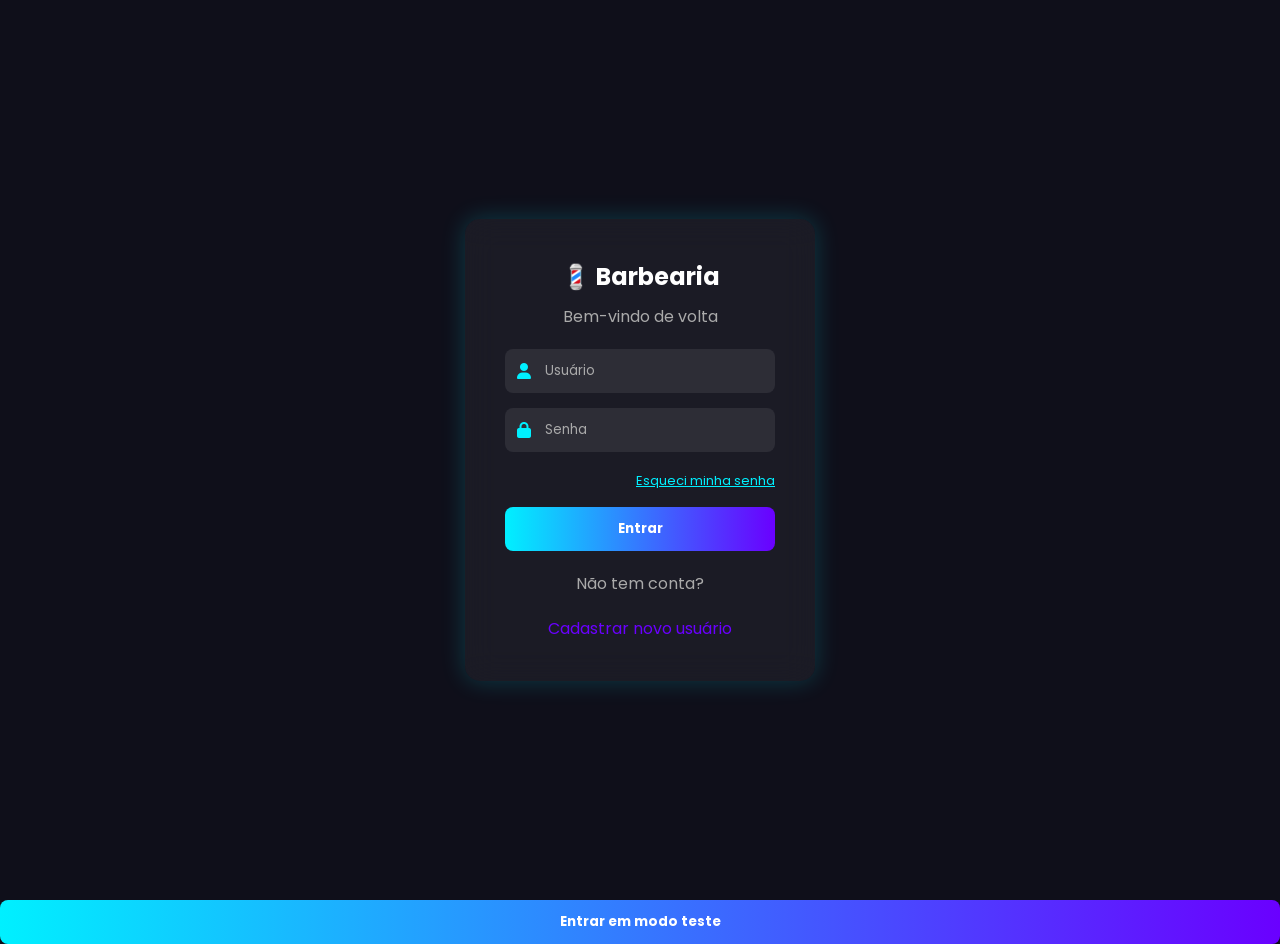
<file: index.html>
<!DOCTYPE html>
<html lang="pt-br">
<head>
<meta charset="UTF-8">
<meta name="viewport" content="width=device-width, initial-scale=1.0">

<title>Barbearia</title>

<link href="https://fonts.googleapis.com/css2?family=Poppins:wght@300;400;600&display=swap" rel="stylesheet">
<link rel="stylesheet" href="https://cdnjs.cloudflare.com/ajax/libs/font-awesome/6.0.0/css/all.min.css">

<link rel="stylesheet" href="css/style.css">
</head>

<body>

<div class="container">
  <div class="login-box">

    <h2>💈 Barbearia</h2>
    <p>Bem-vindo de volta</p>

    <form id="loginForm">

      <div class="input-group">
        <i class="fa fa-user"></i>
        <input type="text" id="usuario" placeholder="Usuário" required>
      </div>

      <div class="input-group">
        <i class="fa fa-lock"></i>
        <input type="password" id="senha" placeholder="Senha" required>
      </div>

      <div class="options">
        <a href="#">Esqueci minha senha</a>
      </div>

      <button>Entrar</button>

      <div class="register">
        <p>Não tem conta?</p>
        <a href="pages/cadastro.html">Cadastrar novo usuário</a>
      </div>

    </form>

  </div>
</div>

<!-- apenas botao teste dps apagar entrar em modo teste -->

<button type="button" id="btnTeste">Entrar em modo teste</button>

<script>
document.getElementById("loginForm").addEventListener("submit", function(e){
  e.preventDefault();

  const user = document.getElementById("usuario").value;
  const pass = document.getElementById("senha").value;

  if(user === "admin" && pass === "123"){
    alert("Login OK");
  } else {
    alert("Usuário ou senha incorretos");
  }
});

// BOTÃO DE TESTE (depois vou apagar e sop teste)
document.getElementById("btnTeste").addEventListener("click", function(){
  window.location.href = "pages/agendamento.html";
});


</script>

</body>
</html>
</file>
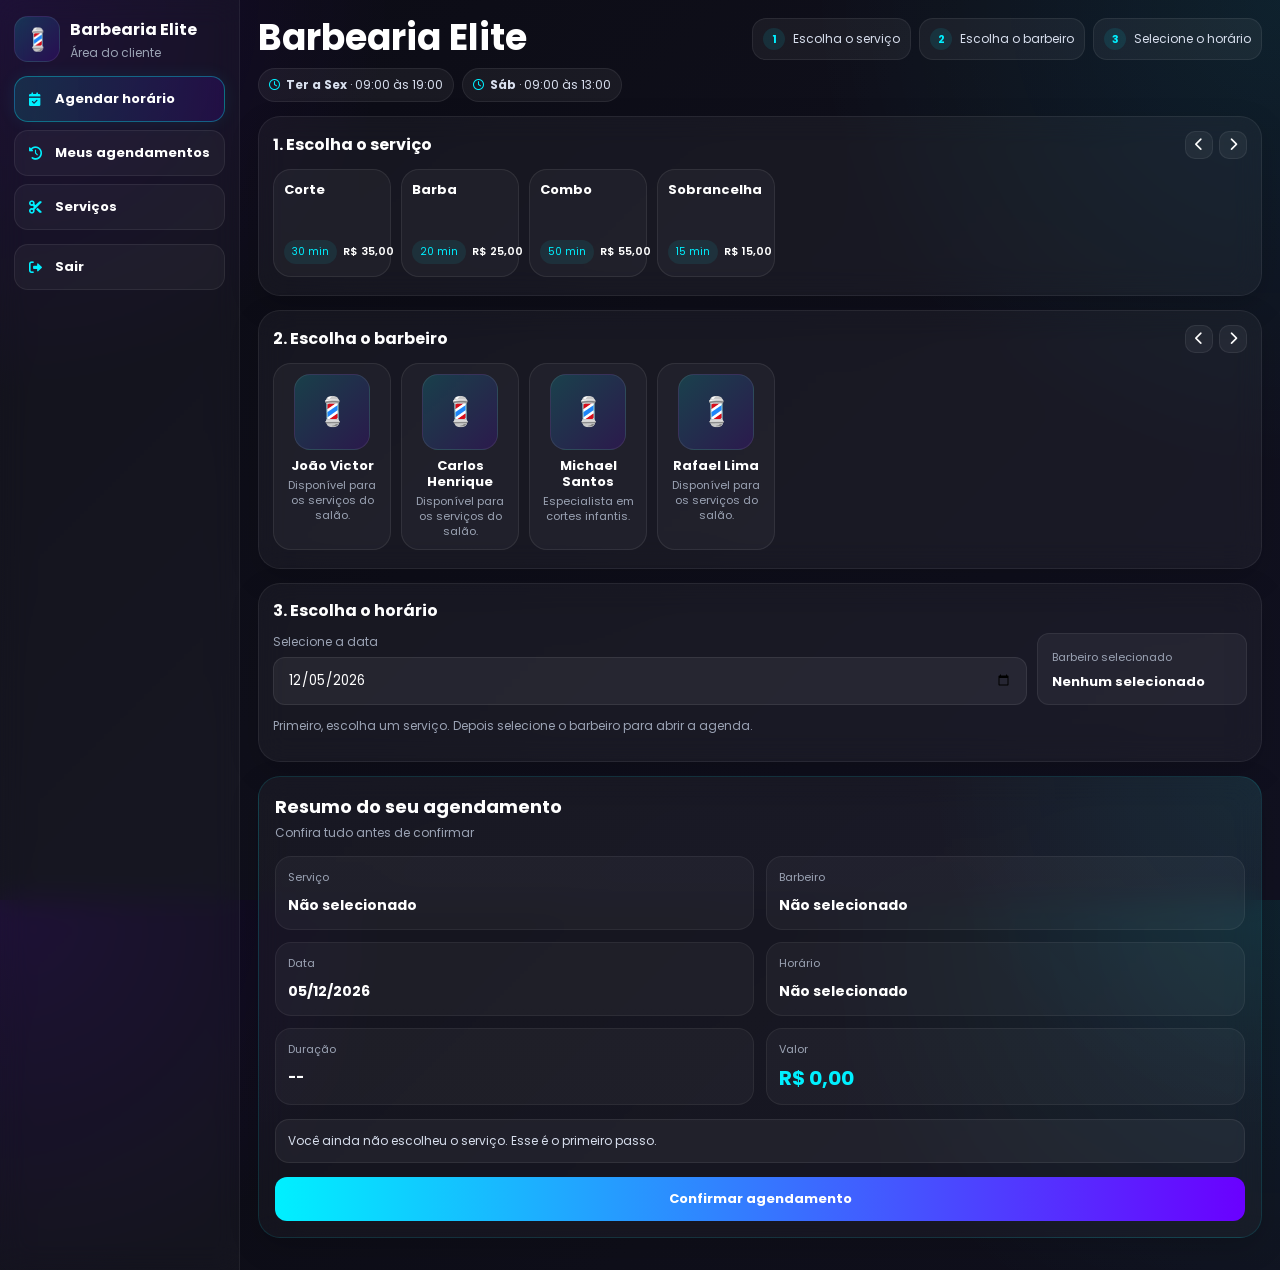
<file: pages/agendamento.html>
<!DOCTYPE html>
<html lang="pt-br">
<head>
  <meta charset="UTF-8">
  <meta name="viewport" content="width=device-width, initial-scale=1.0">
  <title>Área do Cliente</title>

  <!-- Fonte -->
  <link href="https://fonts.googleapis.com/css2?family=Poppins:wght@300;400;500;600;700&display=swap" rel="stylesheet">

  <!-- Ícones -->
  <link rel="stylesheet" href="https://cdnjs.cloudflare.com/ajax/libs/font-awesome/6.0.0/css/all.min.css">

  <!-- Seu CSS -->
  <link rel="stylesheet" href="../css/style.css">
</head>
<body class="cliente-system-body">

  <main class="cliente-system" id="agendamentoPage">

    <!-- =========================================================
         MENU LATERAL
         ========================================================= -->
    <aside class="cliente-sidebar">

      <!-- Marca do salão -->
      <div class="sidebar-brand">
        <div class="brand-icon">💈</div>
        <div>
          <h2 id="nomeSalaoSidebar">Barbearia Elite</h2>
          <p>Área do cliente</p>
        </div>
      </div>

      <!-- Menu -->
      <nav class="sidebar-menu">
        <button class="menu-item ativo" data-aba="agendar">
          <i class="fa-solid fa-calendar-check"></i>
          <span>Agendar horário</span>
        </button>

        <button class="menu-item" data-aba="meusAgendamentos">
          <i class="fa-solid fa-clock-rotate-left"></i>
          <span>Meus agendamentos</span>
        </button>

        <button class="menu-item" data-aba="servicos">
          <i class="fa-solid fa-scissors"></i>
          <span>Serviços</span>
        </button>
      </nav>

      <!-- Rodapé da sidebar com botão sair -->
        <div class="sidebar-bottom-actions">
        <button type="button" id="btnSairSistema" class="menu-item menu-item-sair">
            <i class="fa-solid fa-right-from-bracket"></i>
            <span>Sair</span>
        </button>
        </div>
    </aside>

    <!-- =========================================================
         CONTEÚDO PRINCIPAL
         ========================================================= -->
    <section class="cliente-content">

      <!-- TOPO -->
      <header class="cliente-topbar">
        <div class="topbar-left">
          <h1 id="nomeSalaoTopo">Barbearia Elite</h1>

          <!-- Funcionamento em chips compactos -->
          <div id="funcionamentoChips" class="funcionamento-chips"></div>
        </div>

        <!-- Manual compacto bonito -->
        <div class="manual-inline" id="manualInlineAgendar">
          <div class="manual-inline-item">
            <span>1</span>
            <p>Escolha o serviço</p>
          </div>

          <div class="manual-inline-item">
            <span>2</span>
            <p>Escolha o barbeiro</p>
          </div>

          <div class="manual-inline-item">
            <span>3</span>
            <p>Selecione o horário</p>
          </div>
        </div>
      </header>

      <!-- =========================================================
           ABA AGENDAR
           ========================================================= -->
      <section class="cliente-aba ativa" id="aba-agendar">

        <!-- PASSO 1 - SERVIÇOS -->
        <div class="system-card compact-card">
          <div class="card-header-system compacto">
            <div>
              <h2>1. Escolha o serviço</h2>
            </div>

            <div class="carousel-controls">
              <button type="button" id="btnServicosPrev" class="carousel-btn-small">
                <i class="fa-solid fa-chevron-left"></i>
              </button>

              <button type="button" id="btnServicosNext" class="carousel-btn-small">
                <i class="fa-solid fa-chevron-right"></i>
              </button>
            </div>
          </div>

          <div id="servicosAgendamento" class="carousel-compacto"></div>
        </div>

        <!-- PASSO 2 - BARBEIROS -->
        <div class="system-card compact-card">
          <div class="card-header-system compacto">
            <div>
              <h2>2. Escolha o barbeiro</h2>
            </div>

            <div class="carousel-controls">
              <button type="button" id="btnBarbeirosPrev" class="carousel-btn-small">
                <i class="fa-solid fa-chevron-left"></i>
              </button>

              <button type="button" id="btnBarbeirosNext" class="carousel-btn-small">
                <i class="fa-solid fa-chevron-right"></i>
              </button>
            </div>
          </div>

          <div id="barbeirosSistema" class="carousel-compacto"></div>
        </div>

        <!-- PASSO 3 - AGENDA -->
        <div class="system-card compact-card">
          <div class="card-header-system compacto">
            <div>
              <h2>3. Escolha o horário</h2>
            </div>
          </div>

          <div class="agenda-topo-compacto">
            <div class="campo-sistema">
              <label for="dataAgendamento">Selecione a data</label>
              <input type="date" id="dataAgendamento">
            </div>

            <div class="agenda-info-mini">
              <span>Barbeiro selecionado</span>
              <strong id="barbeiroAgendaLabel">Nenhum selecionado</strong>
            </div>
          </div>

          <div id="mensagemAgenda" class="mensagem-agenda-sistema">
            Primeiro, escolha um serviço. Depois selecione o barbeiro para abrir a agenda.
          </div>

          <div id="horariosSistema" class="horarios-grid-system compacto"></div>
        </div>

        <!-- RESUMO FINAL BONITO -->
        <div class="system-card resumo-final-card" id="resumoAgendarCard">
          <div class="resumo-final-header">
            <div>
              <h2>Resumo do seu agendamento</h2>
              <p>Confira tudo antes de confirmar</p>
            </div>
          </div>

          <div class="resumo-final-grid">
            <div class="resumo-final-item">
              <span>Serviço</span>
              <strong id="resumoServico">Não selecionado</strong>
            </div>

            <div class="resumo-final-item">
              <span>Barbeiro</span>
              <strong id="resumoBarbeiro">Não selecionado</strong>
            </div>

            <div class="resumo-final-item">
              <span>Data</span>
              <strong id="resumoData">Não selecionada</strong>
            </div>

            <div class="resumo-final-item">
              <span>Horário</span>
              <strong id="resumoHorario">Não selecionado</strong>
            </div>

            <div class="resumo-final-item">
              <span>Duração</span>
              <strong id="resumoTempo">--</strong>
            </div>

            <div class="resumo-final-item destaque">
              <span>Valor</span>
              <strong id="resumoPreco">R$ 0,00</strong>
            </div>
          </div>

          <div class="resumo-final-status" id="resumoStatusMensagem">
            Preencha as etapas acima para finalizar seu agendamento.
          </div>

          <button id="btnAgendar" class="btn-system-primary">
            Confirmar agendamento
          </button>
        </div>
      </section>

      <!-- =========================================================
           ABA MEUS AGENDAMENTOS
           ========================================================= -->
      <section class="cliente-aba" id="aba-meusAgendamentos">
        <div class="system-card">
          <div class="card-header-system">
            <div>
              <h2>Meus agendamentos</h2>
            </div>
          </div>

          <div id="listaMeusAgendamentos" class="lista-agendamentos-cliente"></div>
        </div>
      </section>

      <!-- =========================================================
           ABA SERVIÇOS
           ========================================================= -->
      <section class="cliente-aba" id="aba-servicos">
        <div class="system-card">
          <div class="card-header-system">
            <div>
              <h2>Serviços disponíveis</h2>
            </div>
          </div>

          <div id="catalogoServicos" class="catalogo-servicos-grid"></div>
        </div>
      </section>

    </section>
  </main>

  <script src="../js/script.js"></script>
</body>
</html>
</file>
<file: css/style.css>
:root {
  --neon-blue: #00f0ff;
  --neon-purple: #6a00ff;
  --dark: #0f0f1a;
}

* {
  margin: 0;
  padding: 0;
  box-sizing: border-box;
  font-family: 'Poppins', sans-serif;
}

body {
  height: 100vh;
  background: var(--dark);
  
}

/* CONTAINER */
.container {
  height: 100%;
  display: flex;
  justify-content: center;
  align-items: center;
}

/* CARD */
.login-box {
  background: rgba(255,255,255,0.05);
  backdrop-filter: blur(15px);
  padding: 40px;
  border-radius: 15px;
  width: 350px;
  text-align: center;
  box-shadow: 0 0 25px rgba(0,240,255,0.2);
}

/* TITULOS */
.login-box h2 {
  color: white;
  margin-bottom: 10px;
}

.login-box p {
  color: #aaa;
  margin-bottom: 20px;
}

/* INPUT */
.input-group {
  position: relative;
  margin-bottom: 15px;
}

.input-group i {
  position: absolute;
  top: 50%;
  left: 12px;
  transform: translateY(-50%);
  color: var(--neon-blue);
}

.input-group input {
  width: 100%;
  padding: 12px 12px 12px 40px;
  border-radius: 8px;
  border: none;
  background: rgba(255,255,255,0.08);
  color: white;
  outline: none;
}

.input-group input::placeholder {
  color: #aaa;
}

.input-group input:focus {
  box-shadow: 0 0 10px var(--neon-blue);
}

/* LINKS */
.options {
  text-align: right;
  margin-bottom: 15px;
}

.options a {
  color: var(--neon-blue);
  font-size: 13px;
}

/* BOTÃO */
button {
  width: 100%;
  padding: 12px;
  border-radius: 8px;
  border: none;
  background: linear-gradient(90deg, var(--neon-blue), var(--neon-purple));
  color: white;
  font-weight: bold;
  cursor: pointer;
  transition: 0.3s;
}

button:hover {
  box-shadow: 0 0 15px var(--neon-blue);
}

/* CADASTRO / LINKS */
.register {
  margin-top: 20px;
}

.register a {
  color: var(--neon-purple);
  text-decoration: none;
}

/* LINHA (nome + sobrenome) */
.row {
  display: flex;
  gap: 10px;
}

.row .input-group {
  width: 100%;
}

/* ERRO */
#erroSenha {
  color: red;
  font-size: 13px;
  display: none;
  margin-bottom: 10px;
}

/* DATA */
.flatpickr-input {
  cursor: pointer;
}

/* RESPONSIVO */
@media(max-width:400px){
  .login-box{
    width:90%;
  }
}

/* =========================================================
   SISTEMA DO CLIENTE - VERSÃO FINAL AJUSTADA
   ========================================================= */

.cliente-system-body {
  min-height: 100vh;
  background:
    radial-gradient(circle at top left, rgba(106, 0, 255, 0.12), transparent 25%),
    radial-gradient(circle at top right, rgba(0, 240, 255, 0.08), transparent 30%),
    linear-gradient(135deg, #0b0b14, #0f0f1a 45%, #111120);
  color: #fff;
}

.cliente-system {
  min-height: 100vh;
  display: grid;
  grid-template-columns: 240px 1fr;
}

/* =========================
   MENU LATERAL
   ========================= */
.cliente-sidebar {
  border-right: 1px solid rgba(255,255,255,0.06);
  background: rgba(255,255,255,0.03);
  backdrop-filter: blur(14px);
  padding: 16px 14px;
  display: flex;
  flex-direction: column;
  gap: 14px;
}

.sidebar-brand {
  display: flex;
  align-items: center;
  gap: 10px;
}

.brand-icon {
  width: 46px;
  height: 46px;
  border-radius: 14px;
  display: grid;
  place-items: center;
  font-size: 22px;
  background: linear-gradient(135deg, rgba(0,240,255,0.16), rgba(106,0,255,0.16));
  border: 1px solid rgba(255,255,255,0.08);
}

.sidebar-brand h2 {
  font-size: 16px;
  margin-bottom: 2px;
}

.sidebar-brand p {
  font-size: 12px;
  color: #9ba3b4;
}

.sidebar-menu {
  display: flex;
  flex-direction: column;
  gap: 8px;
}

.menu-item {
  width: 100%;
  border: 1px solid rgba(255,255,255,0.07);
  background: rgba(255,255,255,0.04);
  color: white;
  border-radius: 14px;
  padding: 12px 14px;
  text-align: left;
  display: flex;
  align-items: center;
  gap: 10px;
  cursor: pointer;
  transition: 0.25s;
  font-size: 13px;
}

.menu-item i {
  color: var(--neon-blue);
  width: 16px;
}

.menu-item:hover {
  transform: translateX(2px);
  border-color: rgba(0,240,255,0.20);
}

.menu-item.ativo {
  background: linear-gradient(90deg, rgba(0,240,255,0.12), rgba(106,0,255,0.14));
  border-color: rgba(0,240,255,0.35);
  box-shadow: 0 0 18px rgba(0,240,255,0.08);
}

.sidebar-mini-footer {
  margin-top: auto;
  background: rgba(255,255,255,0.04);
  border: 1px solid rgba(255,255,255,0.07);
  border-radius: 16px;
  padding: 12px;
}

.sidebar-mini-footer p {
  font-size: 12px;
  color: #9ba3b4;
  line-height: 1.5;
}

/* =========================
   CONTEÚDO PRINCIPAL
   ========================= */
.cliente-content {
  padding: 18px;
}

.cliente-topbar {
  display: flex;
  justify-content: space-between;
  gap: 14px;
  align-items: flex-start;
  margin-bottom: 14px;
}

.topbar-left {
  display: flex;
  flex-direction: column;
  gap: 10px;
}

.cliente-topbar h1 {
  font-size: clamp(24px, 4vw, 36px);
  line-height: 1.1;
  margin-bottom: 0;
}

/* =========================
   FUNCIONAMENTO
   ========================= */
.funcionamento-chips {
  display: flex;
  flex-wrap: wrap;
  gap: 8px;
}

.func-chip {
  display: inline-flex;
  align-items: center;
  gap: 6px;
  padding: 7px 10px;
  border-radius: 999px;
  background: rgba(255,255,255,0.05);
  border: 1px solid rgba(255,255,255,0.07);
  font-size: 12px;
  color: #d9e0ef;
}

.func-chip i {
  color: var(--neon-blue);
  font-size: 11px;
}

/* =========================
   MANUAL COMPACTO NO TOPO
   ========================= */
.manual-inline {
  display: flex;
  gap: 8px;
  flex-wrap: wrap;
  justify-content: flex-end;
}

.manual-inline-item {
  display: flex;
  align-items: center;
  gap: 8px;
  padding: 8px 10px;
  border-radius: 14px;
  background: rgba(255,255,255,0.05);
  border: 1px solid rgba(255,255,255,0.07);
  min-height: 42px;
}

.manual-inline-item span {
  width: 22px;
  height: 22px;
  border-radius: 999px;
  display: grid;
  place-items: center;
  background: rgba(0,240,255,0.10);
  color: var(--neon-blue);
  font-size: 11px;
  font-weight: 700;
}

.manual-inline-item p {
  font-size: 12px;
  color: #d7deed;
  white-space: nowrap;
}

/* =========================
   ABAS
   ========================= */
.cliente-aba {
  display: none;
}

.cliente-aba.ativa {
  display: block;
}

/* =========================
   CARDS
   ========================= */
.system-card {
  background: rgba(255,255,255,0.04);
  border: 1px solid rgba(255,255,255,0.07);
  backdrop-filter: blur(14px);
  border-radius: 22px;
  padding: 16px;
  box-shadow: 0 10px 30px rgba(0,0,0,0.16);
  margin-bottom: 14px;
}

.compact-card {
  padding: 14px;
}

.card-header-system {
  display: flex;
  justify-content: space-between;
  align-items: center;
  margin-bottom: 14px;
}

.card-header-system.compacto {
  margin-bottom: 10px;
}

.card-header-system h2 {
  font-size: 16px;
  margin-bottom: 0;
}

/* =========================
   CONTROLES DO CARROSSEL
   ========================= */
.carousel-controls {
  display: flex;
  gap: 6px;
}

.carousel-btn-small {
  width: 28px;
  height: 28px;
  border-radius: 10px;
  border: 1px solid rgba(255,255,255,0.07);
  background: rgba(255,255,255,0.05);
  color: white;
  display: grid;
  place-items: center;
  cursor: pointer;
  transition: 0.22s;
  padding: 0;
}

.carousel-btn-small:hover {
  border-color: rgba(0,240,255,0.25);
  box-shadow: 0 0 12px rgba(0,240,255,0.10);
}

.carousel-compacto {
  display: grid;
  grid-auto-flow: column;
  grid-auto-columns: minmax(110px, 118px);
  gap: 10px;
  overflow-x: auto;
  scroll-snap-type: x mandatory;
  padding-bottom: 4px;
}

.carousel-compacto::-webkit-scrollbar {
  height: 6px;
}

.carousel-compacto::-webkit-scrollbar-thumb {
  background: rgba(255,255,255,0.10);
  border-radius: 999px;
}

/* =========================
   BARBEIRO COMPACTO
   ========================= */
.barbeiro-compact-card {
  scroll-snap-align: start;
  border: 1px solid rgba(255,255,255,0.08);
  background: rgba(255,255,255,0.04);
  border-radius: 18px;
  padding: 10px;
  cursor: pointer;
  transition: 0.22s;
  text-align: center;
  min-height: 150px;
  display: flex;
  flex-direction: column;
  justify-content: flex-start;
}

.barbeiro-compact-card:hover {
  transform: translateY(-2px);
  border-color: rgba(0,240,255,0.22);
}

.barbeiro-compact-card.ativo {
  background: linear-gradient(180deg, rgba(0,240,255,0.10), rgba(106,0,255,0.10));
  border-color: rgba(0,240,255,0.45);
  box-shadow: 0 0 16px rgba(0,240,255,0.10);
}

.barbeiro-foto-box {
  width: 76px;
  height: 76px;
  border-radius: 16px;
  overflow: hidden;
  margin: 0 auto 8px;
  border: 1px solid rgba(255,255,255,0.08);
  background: linear-gradient(135deg, rgba(0,240,255,0.16), rgba(106,0,255,0.16));
  display: grid;
  place-items: center;
  font-size: 28px;
}

.barbeiro-foto-box img {
  width: 100%;
  height: 100%;
  object-fit: cover;
}

.barbeiro-compact-card h3 {
  font-size: 13px;
  line-height: 1.25;
  margin-bottom: 4px;
}

.barbeiro-compact-card p {
  font-size: 11px;
  color: #9ba3b4;
  line-height: 1.35;
  min-height: 32px;
  overflow: hidden;
}

/* =========================
   SERVIÇO COMPACTO
   ========================= */
.servico-compact-card {
  scroll-snap-align: start;
  border: 1px solid rgba(255,255,255,0.08);
  background: rgba(255,255,255,0.04);
  border-radius: 18px;
  padding: 12px 10px;
  cursor: pointer;
  transition: 0.22s;
  min-height: 108px;
  display: flex;
  flex-direction: column;
  justify-content: space-between;
}

.servico-compact-card:hover {
  transform: translateY(-2px);
  border-color: rgba(0,240,255,0.22);
}

.servico-compact-card.ativo {
  background: linear-gradient(180deg, rgba(0,240,255,0.10), rgba(106,0,255,0.10));
  border-color: rgba(0,240,255,0.45);
  box-shadow: 0 0 16px rgba(0,240,255,0.10);
}

.servico-compact-card h3 {
  font-size: 13px;
  line-height: 1.25;
  margin-bottom: 4px;
}

.servico-compact-meta {
  display: flex;
  justify-content: space-between;
  align-items: center;
  gap: 6px;
  margin-top: 8px;
}

.servico-compact-tempo {
  font-size: 10px;
  color: var(--neon-blue);
  background: rgba(0,240,255,0.08);
  padding: 4px 8px;
  border-radius: 999px;
  white-space: nowrap;
}

.servico-compact-preco {
  font-size: 11px;
  font-weight: 600;
}

/* =========================
   AGENDA
   ========================= */
.agenda-topo-compacto {
  display: grid;
  grid-template-columns: 1fr 210px;
  gap: 10px;
  margin-bottom: 12px;
}

.campo-sistema {
  display: flex;
  flex-direction: column;
  gap: 6px;
}

.campo-sistema label {
  color: #9ba3b4;
  font-size: 12px;
}

.campo-sistema input {
  width: 100%;
  background: rgba(255,255,255,0.06);
  border: 1px solid rgba(255,255,255,0.08);
  color: white;
  border-radius: 12px;
  padding: 12px 14px;
  outline: none;
}

.campo-sistema input:focus {
  border-color: rgba(0,240,255,0.35);
  box-shadow: 0 0 14px rgba(0,240,255,0.10);
}

.agenda-info-mini {
  display: flex;
  flex-direction: column;
  justify-content: flex-end;
  gap: 6px;
  background: rgba(255,255,255,0.05);
  border: 1px solid rgba(255,255,255,0.07);
  border-radius: 12px;
  padding: 12px 14px;
}

.agenda-info-mini span {
  font-size: 11px;
  color: #9ba3b4;
}

.agenda-info-mini strong {
  font-size: 13px;
}

.mensagem-agenda-sistema {
  color: #9ba3b4;
  font-size: 12px;
  margin-bottom: 12px;
}

.horarios-grid-system.compacto {
  display: grid;
  grid-template-columns: repeat(auto-fit, minmax(88px, 1fr));
  gap: 8px;
}

.horario-system-btn {
  border: 1px solid rgba(255,255,255,0.08);
  background: rgba(255,255,255,0.05);
  color: white;
  text-align: center;
  padding: 11px 8px;
  border-radius: 12px;
  cursor: pointer;
  font-weight: 600;
  font-size: 12px;
  transition: 0.22s;
  user-select: none;
}

.horario-system-btn:hover {
  transform: translateY(-2px);
  border-color: rgba(0,240,255,0.22);
}

.horario-system-btn.ativo {
  background: linear-gradient(90deg, rgba(0,240,255,0.14), rgba(106,0,255,0.14));
  border-color: rgba(0,240,255,0.50);
  box-shadow: 0 0 16px rgba(0,240,255,0.10);
}

.horario-system-btn.indisponivel {
  opacity: 0.35;
  cursor: not-allowed;
  text-decoration: line-through;
}

/* =========================
   RESUMO FINAL
   ========================= */
.resumo-final-card {
  border: 1px solid rgba(0,240,255,0.12);
  background:
    linear-gradient(180deg, rgba(255,255,255,0.04), rgba(255,255,255,0.03)),
    radial-gradient(circle at top right, rgba(0,240,255,0.08), transparent 30%);
}

.resumo-final-header {
  margin-bottom: 14px;
}

.resumo-final-header h2 {
  font-size: 18px;
  margin-bottom: 4px;
}

.resumo-final-header p {
  font-size: 12px;
  color: #9ba3b4;
}

.resumo-final-grid {
  display: grid;
  grid-template-columns: repeat(2, minmax(0, 1fr));
  gap: 12px;
  margin-bottom: 14px;
}

.resumo-final-item {
  background: rgba(255,255,255,0.04);
  border: 1px solid rgba(255,255,255,0.06);
  border-radius: 16px;
  padding: 12px;
}

.resumo-final-item span {
  display: block;
  font-size: 11px;
  color: #9ba3b4;
  margin-bottom: 6px;
}

.resumo-final-item strong {
  font-size: 14px;
  line-height: 1.4;
}

.resumo-final-item.destaque strong {
  color: var(--neon-blue);
  font-size: 20px;
}

.resumo-final-status {
  font-size: 12px;
  color: #d7deed;
  background: rgba(255,255,255,0.05);
  border: 1px solid rgba(255,255,255,0.07);
  border-radius: 14px;
  padding: 12px;
  margin-bottom: 14px;
}

/* =========================
   BOTÃO PRINCIPAL
   ========================= */
.btn-system-primary {
  width: 100%;
  padding: 12px;
  border-radius: 12px;
  border: none;
  background: linear-gradient(90deg, var(--neon-blue), var(--neon-purple));
  color: white;
  font-weight: 700;
  cursor: pointer;
  transition: 0.25s;
  font-size: 13px;
}

.btn-system-primary:hover {
  box-shadow: 0 0 18px rgba(0,240,255,0.22);
}

/* =========================
   MEUS AGENDAMENTOS
   ========================= */
.lista-agendamentos-cliente {
  display: grid;
  gap: 12px;
}

.agendamento-cliente-card {
  border: 1px solid rgba(255,255,255,0.08);
  background: rgba(255,255,255,0.04);
  border-radius: 16px;
  padding: 14px;
  display: grid;
  grid-template-columns: 1fr auto;
  gap: 10px;
  align-items: center;
}

.agendamento-cliente-card h3 {
  font-size: 15px;
  margin-bottom: 6px;
}

.agendamento-cliente-card p {
  font-size: 12px;
  color: #9ba3b4;
  line-height: 1.6;
}

.tag-agendamento {
  padding: 7px 10px;
  border-radius: 999px;
  background: rgba(18,209,142,0.10);
  color: #bfffe4;
  border: 1px solid rgba(18,209,142,0.18);
  font-size: 11px;
  font-weight: 600;
}

.sem-agendamento {
  text-align: center;
  color: #9ba3b4;
  padding: 20px 10px;
  font-size: 13px;
}

/* =========================
   CATÁLOGO DE SERVIÇOS
   ========================= */
.catalogo-servicos-grid {
  display: grid;
  grid-template-columns: repeat(auto-fit, minmax(210px, 1fr));
  gap: 14px;
}

.catalogo-servico-card {
  border: 1px solid rgba(255,255,255,0.08);
  background: rgba(255,255,255,0.04);
  border-radius: 18px;
  padding: 16px;
}

.catalogo-servico-card h3 {
  font-size: 15px;
  margin-bottom: 8px;
}

.catalogo-servico-card p {
  color: #9ba3b4;
  font-size: 12px;
  line-height: 1.5;
}

.catalogo-servico-meta {
  display: flex;
  justify-content: space-between;
  align-items: center;
  margin-top: 12px;
}

.catalogo-servico-meta .tempo {
  font-size: 11px;
  color: var(--neon-blue);
  background: rgba(0,240,255,0.08);
  padding: 5px 9px;
  border-radius: 999px;
}

.catalogo-servico-meta .preco {
  font-size: 18px;
  font-weight: 700;
}

/* =========================
   TOAST / AVISO AMIGÁVEL
   ========================= */
.toast-amigavel {
  position: fixed;
  left: 50%;
  bottom: 18px;
  transform: translateX(-50%);
  z-index: 9999;
  background: rgba(14, 16, 30, 0.95);
  border: 1px solid rgba(0,240,255,0.20);
  box-shadow: 0 8px 30px rgba(0,0,0,0.30);
  color: white;
  border-radius: 16px;
  padding: 12px 14px;
  font-size: 13px;
  min-width: 260px;
  max-width: 92vw;
  animation: fadeToast 0.2s ease;
}

.toast-amigavel strong {
  color: var(--neon-blue);
}

@keyframes fadeToast {
  from {
    opacity: 0;
    transform: translateX(-50%) translateY(10px);
  }
  to {
    opacity: 1;
    transform: translateX(-50%) translateY(0);
  }
}

/* =========================
   RESPONSIVO
   ========================= */
@media (max-width: 1100px) {
  .cliente-system {
    grid-template-columns: 1fr;
  }

  .cliente-sidebar {
    border-right: none;
    border-bottom: 1px solid rgba(255,255,255,0.06);
  }

  .cliente-topbar {
    flex-direction: column;
    align-items: stretch;
  }

  .manual-inline {
    justify-content: flex-start;
  }
}

@media (max-width: 768px) {
  .cliente-content {
    padding: 14px;
  }

  .agenda-topo-compacto {
    grid-template-columns: 1fr;
  }

  .agendamento-cliente-card {
    grid-template-columns: 1fr;
  }

  .catalogo-servicos-grid {
    grid-template-columns: 1fr;
  }

  .carousel-compacto {
    grid-auto-columns: minmax(104px, 112px);
  }

  .barbeiro-foto-box {
    width: 68px;
    height: 68px;
  }

  .resumo-final-grid {
    grid-template-columns: 1fr;
  }

  .manual-inline-item p {
    white-space: normal;
  }
}

/* =========================================================
   MODAL DE SAÍDA DO SISTEMA - pagina do cliente 
   ========================================================= */

/* Fundo escuro por trás do popup */
.modal-sair-overlay {
  position: fixed;
  inset: 0;
  background: rgba(5, 8, 20, 0.70);
  backdrop-filter: blur(6px);
  display: none; /* começa escondido */
  align-items: center;
  justify-content: center;
  z-index: 99999;
  padding: 20px;
}

/* Quando abrir o modal */
.modal-sair-overlay.ativo {
  display: flex;
}

/* Caixa principal do popup */
.modal-sair-box {
  width: 100%;
  max-width: 380px;
  background:
    linear-gradient(180deg, rgba(255,255,255,0.06), rgba(255,255,255,0.04)),
    radial-gradient(circle at top right, rgba(0,240,255,0.10), transparent 35%);
  border: 1px solid rgba(255,255,255,0.08);
  border-radius: 22px;
  padding: 22px;
  box-shadow: 0 20px 60px rgba(0,0,0,0.35);
  text-align: center;
  color: white;
}

/* Ícone do modal */
.modal-sair-icone {
  width: 64px;
  height: 64px;
  margin: 0 auto 14px;
  border-radius: 18px;
  display: grid;
  place-items: center;
  font-size: 26px;
  background: linear-gradient(135deg, rgba(0,240,255,0.16), rgba(106,0,255,0.16));
  border: 1px solid rgba(255,255,255,0.08);
  color: var(--neon-blue);
}

/* Título */
.modal-sair-box h3 {
  font-size: 20px;
  margin-bottom: 8px;
}

/* Texto */
.modal-sair-box p {
  font-size: 13px;
  color: #bfc7d9;
  line-height: 1.6;
  margin-bottom: 18px;
}

/* Botões */
.modal-sair-acoes {
  display: grid;
  grid-template-columns: 1fr 1fr;
  gap: 10px;
}

.modal-sair-btn {
  border: 1px solid rgba(255,255,255,0.08);
  border-radius: 14px;
  padding: 12px;
  cursor: pointer;
  font-weight: 600;
  font-size: 13px;
  transition: 0.22s;
}

/* Botão Não */
.modal-sair-btn-nao {
  background: rgba(255,255,255,0.05);
  color: white;
}

.modal-sair-btn-nao:hover {
  border-color: rgba(255,255,255,0.16);
  box-shadow: 0 0 14px rgba(255,255,255,0.06);
}

/* Botão Sim */
.modal-sair-btn-sim {
  background: linear-gradient(90deg, var(--neon-blue), var(--neon-purple));
  color: white;
  border: none;
}

.modal-sair-btn-sim:hover {
  box-shadow: 0 0 18px rgba(0,240,255,0.18);
  transform: translateY(-1px);
}

@media (max-width: 480px) {
  .modal-sair-box {
    padding: 18px;
    border-radius: 18px;
  }

  .modal-sair-acoes {
    grid-template-columns: 1fr;
  }
}
</file>
